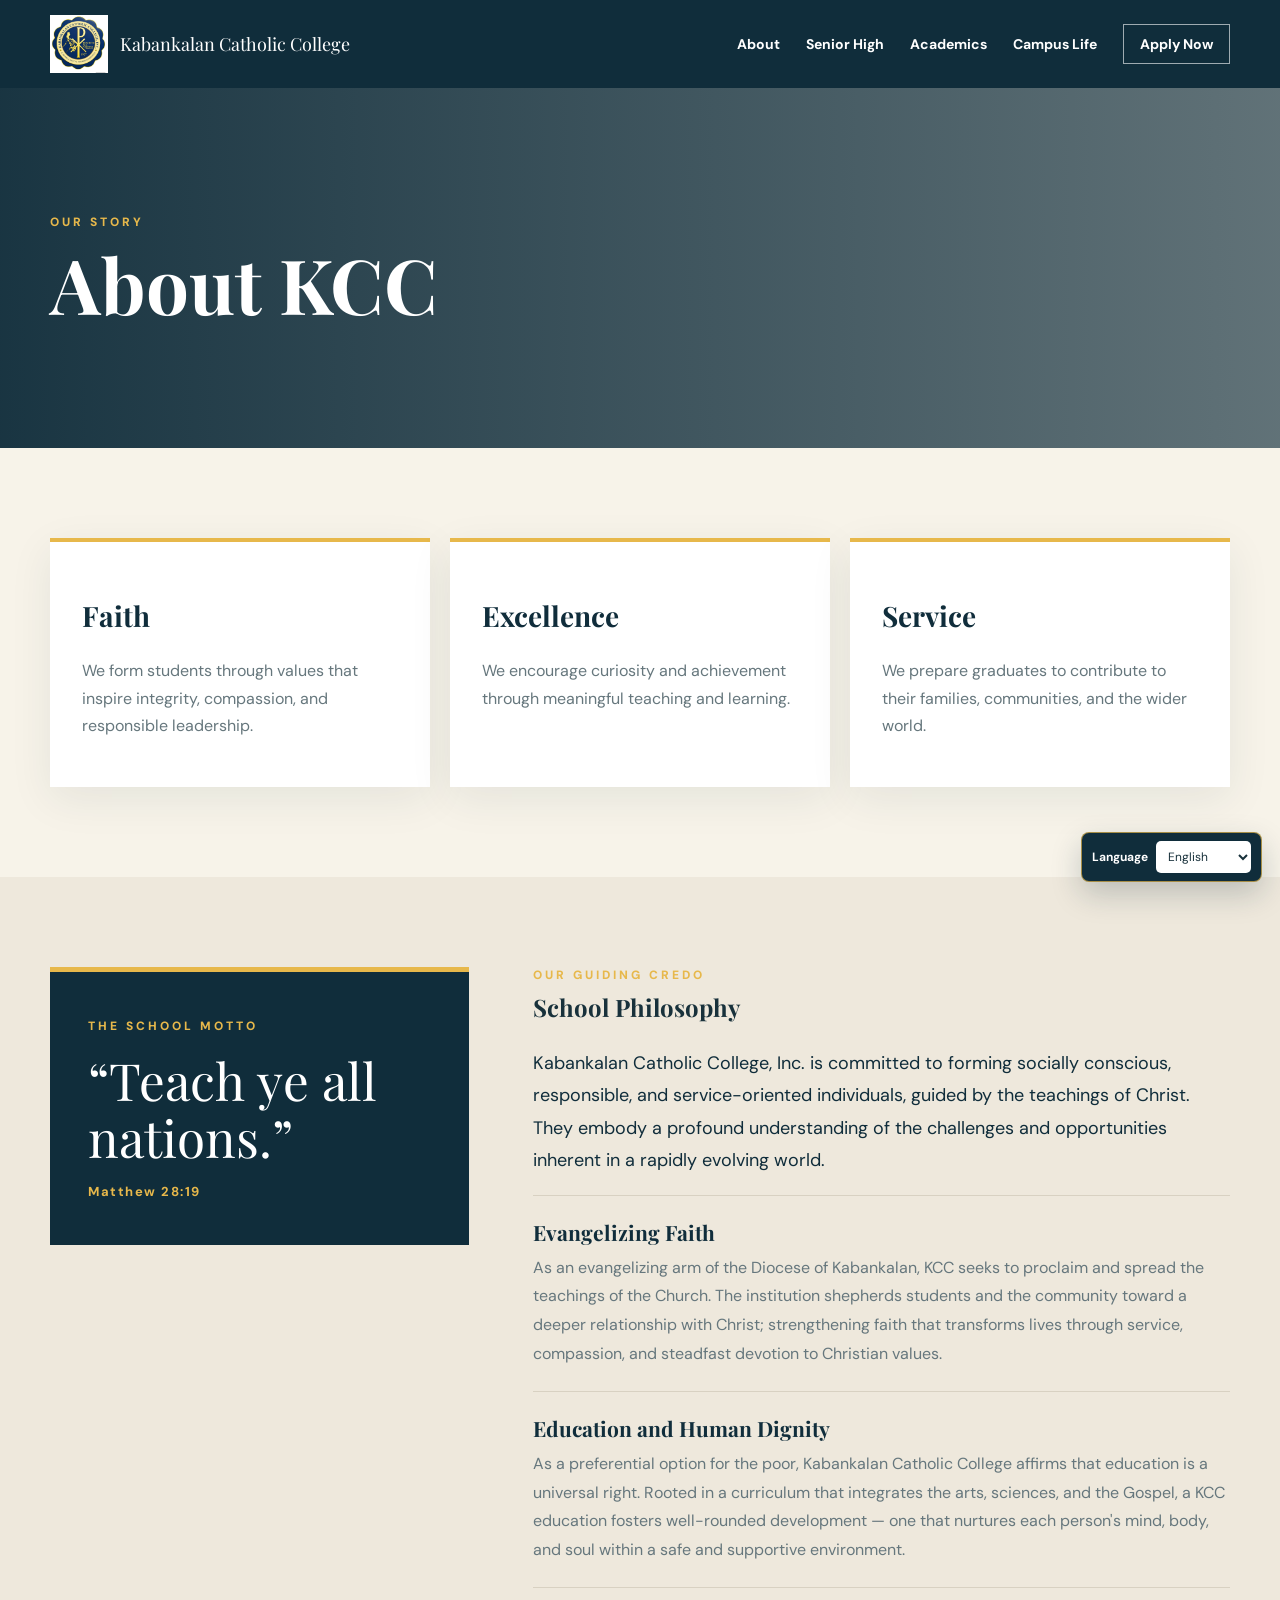
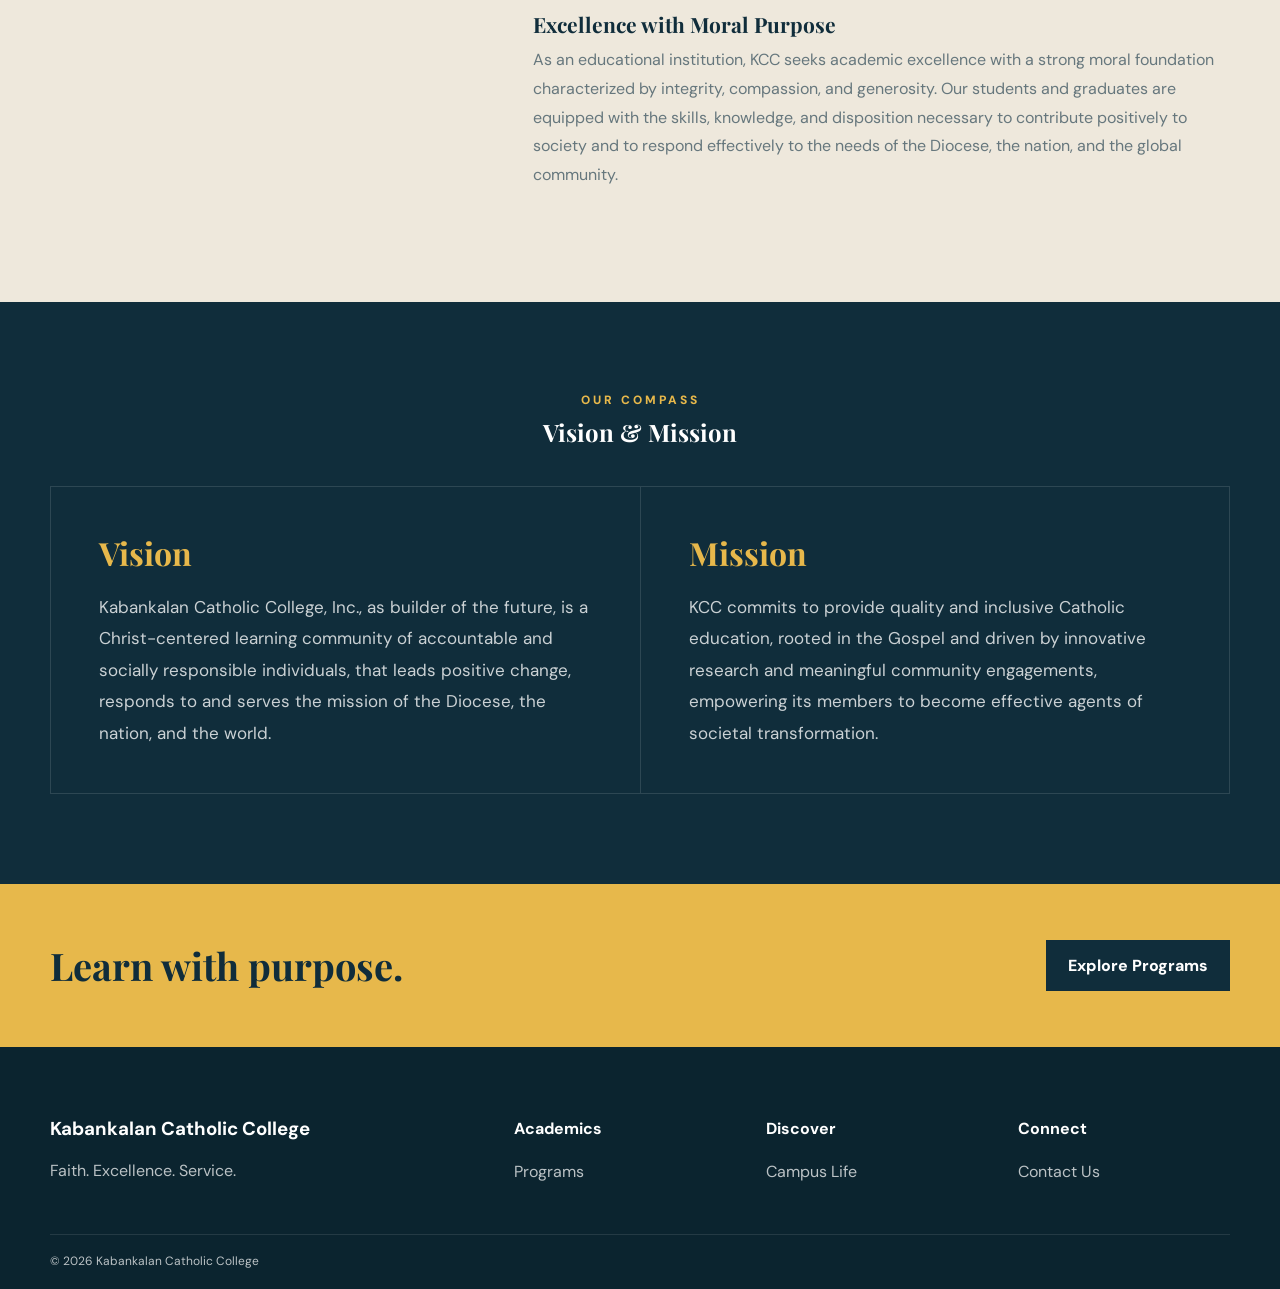
<file: about.html>
<!DOCTYPE html>
<html lang="en">
<head>
  <meta charset="UTF-8">
  <meta name="viewport" content="width=device-width, initial-scale=1.0">
  <title>About | Kabankalan Catholic College</title>
  <link rel="preconnect" href="https://fonts.googleapis.com">
  <link href="https://fonts.googleapis.com/css2?family=DM+Sans:wght400;600;700&family=Playfair+Display:wght@700&display=swap" rel="stylesheet">
  <link rel="stylesheet" href="assets/style.css">
  <style>
    .credo { background:#eee8dc; }
    .credo-grid { display:grid; grid-template-columns:.75fr 1.25fr; gap:64px; align-items:start; }
    .motto-card { background:var(--navy); color:white; padding:46px 38px; border-top:5px solid var(--gold); }
    .motto-card .kicker { margin-bottom:18px; }
    .motto-card blockquote { margin:0; font-family:"Playfair Display",serif; font-size:clamp(34px,4vw,52px); line-height:1.12; }
    .motto-card blockquote span { display:block; color:var(--gold); font-family:"DM Sans",sans-serif; font-size:13px; font-weight:700; letter-spacing:1.5px; margin-top:18px; }
    .philosophy h2 { margin:8px 0 24px; }
    .philosophy-intro { color:var(--navy); font-size:18px; line-height:1.8; }
    .principle { border-top:1px solid #d8d1c2; padding:22px 0; }
    .principle h3 { color:var(--navy); font-family:"Playfair Display",serif; font-size:21px; margin:0 0 8px; }
    .principle p { color:var(--muted); line-height:1.8; margin:0; }
    .compass { background:var(--navy); color:white; }
    .compass-heading { text-align:center; margin-bottom:38px; }
    .compass-heading h2 { color:white; margin:8px 0 0; }
    .compass-grid { display:grid; grid-template-columns:1fr 1fr; }
    .compass-card { min-height:290px; padding:44px 48px; border:1px solid rgba(255,255,255,.12); }
    .compass-card:first-child { border-right:0; }
    .compass-card h3 { color:var(--gold); font-family:"Playfair Display",serif; font-size:32px; margin:0 0 18px; }
    .compass-card p { color:rgba(255,255,255,.78); font-size:17px; line-height:1.85; margin:0; }
    @media(max-width:800px){.credo-grid,.compass-grid{grid-template-columns:1fr;gap:32px}.compass-card{padding:38px 28px}.compass-card:first-child{border-right:1px solid rgba(255,255,255,.12);border-bottom:0}}
  </style>
</head>
<body>
  <header>
    <nav class="shell" aria-label="Main navigation">
      <a class="brand" href="index.html"><span class="seal"><img src="assets/kcc-logo.png" alt="Kabankalan Catholic College logo"></span><span>Kabankalan Catholic College</span></a>
      <button class="menu" aria-label="Open menu" aria-expanded="false">☰</button>
      <div class="nav-links"><a href="about.html">About</a><a href="senior-high.html">Senior High</a><a href="courses.html">Academics</a><a href="events.html">Campus Life</a><a class="apply" href="index.html#apply">Apply Now</a></div>
    </nav>
  </header>
  <main>
    <section class="page-hero"><div class="shell"><div class="kicker">Our Story</div><h1>About KCC</h1></div></section>
    <section class="content"><div class="shell card-grid">
      <article class="card"><h2>Faith</h2><p>We form students through values that inspire integrity, compassion, and responsible leadership.</p></article>
      <article class="card"><h2>Excellence</h2><p>We encourage curiosity and achievement through meaningful teaching and learning.</p></article>
      <article class="card"><h2>Service</h2><p>We prepare graduates to contribute to their families, communities, and the wider world.</p></article>
    </div></section>
    <section class="credo content">
      <div class="shell credo-grid">
        <aside class="motto-card">
          <div class="kicker">The School Motto</div>
          <blockquote>“Teach ye all nations.”<span>Matthew 28:19</span></blockquote>
        </aside>
        <div class="philosophy">
          <div class="kicker">Our Guiding Credo</div>
          <h2>School Philosophy</h2>
          <p class="philosophy-intro">Kabankalan Catholic College, Inc. is committed to forming socially conscious, responsible, and service-oriented individuals, guided by the teachings of Christ. They embody a profound understanding of the challenges and opportunities inherent in a rapidly evolving world.</p>
          <div class="principle">
            <h3>Evangelizing Faith</h3>
            <p>As an evangelizing arm of the Diocese of Kabankalan, KCC seeks to proclaim and spread the teachings of the Church. The institution shepherds students and the community toward a deeper relationship with Christ; strengthening faith that transforms lives through service, compassion, and steadfast devotion to Christian values.</p>
          </div>
          <div class="principle">
            <h3>Education and Human Dignity</h3>
            <p>As a preferential option for the poor, Kabankalan Catholic College affirms that education is a universal right. Rooted in a curriculum that integrates the arts, sciences, and the Gospel, a KCC education fosters well-rounded development — one that nurtures each person's mind, body, and soul within a safe and supportive environment.</p>
          </div>
          <div class="principle">
            <h3>Excellence with Moral Purpose</h3>
            <p>As an educational institution, KCC seeks academic excellence with a strong moral foundation characterized by integrity, compassion, and generosity. Our students and graduates are equipped with the skills, knowledge, and disposition necessary to contribute positively to society and to respond effectively to the needs of the Diocese, the nation, and the global community.</p>
          </div>
        </div>
      </div>
    </section>
    <section class="compass content">
      <div class="shell">
        <div class="compass-heading">
          <div class="kicker">Our Compass</div>
          <h2>Vision &amp; Mission</h2>
        </div>
        <div class="compass-grid">
          <article class="compass-card">
            <h3>Vision</h3>
            <p>Kabankalan Catholic College, Inc., as builder of the future, is a Christ-centered learning community of accountable and socially responsible individuals, that leads positive change, responds to and serves the mission of the Diocese, the nation, and the world.</p>
          </article>
          <article class="compass-card">
            <h3>Mission</h3>
            <p>KCC commits to provide quality and inclusive Catholic education, rooted in the Gospel and driven by innovative research and meaningful community engagements, empowering its members to become effective agents of societal transformation.</p>
          </article>
        </div>
      </div>
    </section>
    <section class="cta"><div class="shell"><h2>Learn with purpose.</h2><a class="button" href="courses.html">Explore Programs</a></div></section>
  </main>
  <footer><div class="shell"><div class="footer-grid"><div><h3>Kabankalan Catholic College</h3><p>Faith. Excellence. Service.</p></div><div><h4>Academics</h4><p>Programs</p></div><div><h4>Discover</h4><p>Campus Life</p></div><div><h4>Connect</h4><p>Contact Us</p></div></div><div class="copyright">© 2026 Kabankalan Catholic College</div></div></footer>
  <script src="assets/script.js"></script>
</body>
</html>
</file>
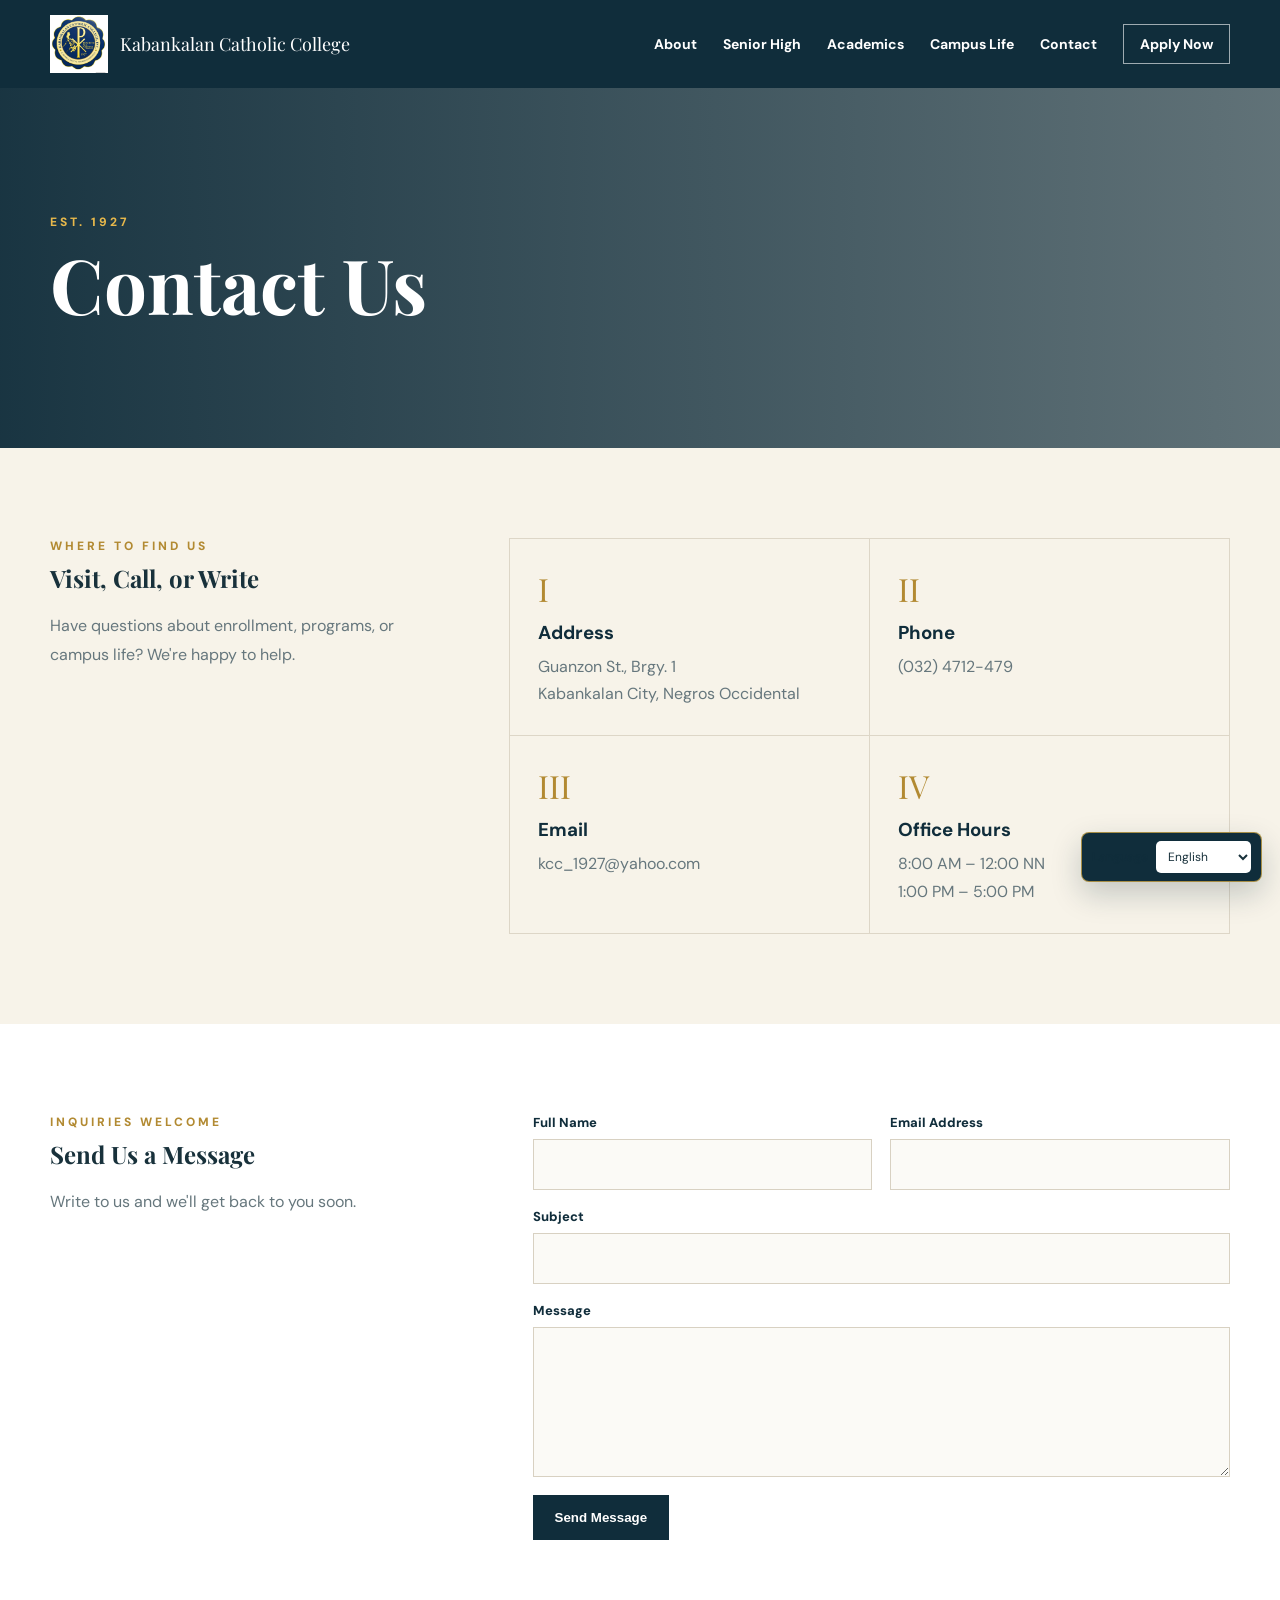
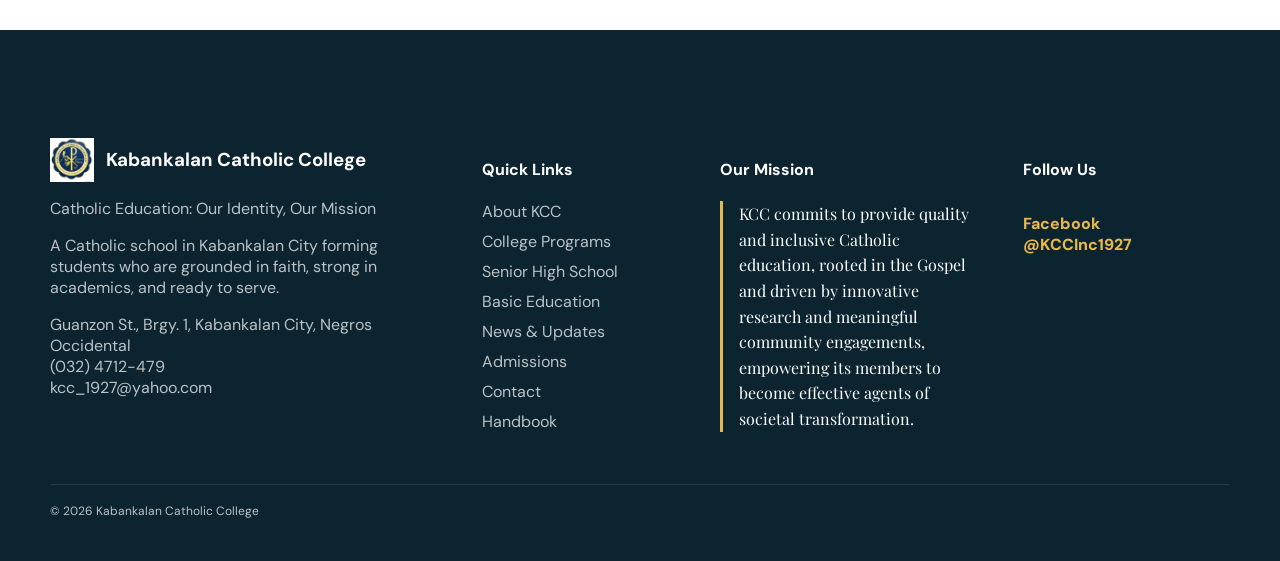
<file: contact.html>
<!DOCTYPE html>
<html lang="en">
<head>
  <meta charset="UTF-8">
  <meta name="viewport" content="width=device-width,initial-scale=1">
  <title>Contact Us | Kabankalan Catholic College</title>
  <link rel="preconnect" href="https://fonts.googleapis.com">
  <link href="https://fonts.googleapis.com/css2?family=DM+Sans:wght400;600;700&family=Playfair+Display:wght@700&display=swap" rel="stylesheet">
  <link rel="stylesheet" href="assets/style.css">
  <style>
    .contact-intro { display:grid; grid-template-columns:.7fr 1.3fr; gap:70px; align-items:start; }
    .contact-heading h2 { margin:8px 0 18px; }
    .contact-heading p { color:var(--muted); line-height:1.8; }
    .contact-grid { display:grid; grid-template-columns:repeat(2,1fr); border-top:1px solid #ddd6c7; border-left:1px solid #ddd6c7; }
    .contact-card { min-height:180px; padding:28px; border-right:1px solid #ddd6c7; border-bottom:1px solid #ddd6c7; }
    .contact-card span { color:#b28a32; font-family:"Playfair Display",serif; font-size:32px; }
    .contact-card h3 { color:var(--navy); margin:10px 0 8px; }
    .contact-card p { color:var(--muted); line-height:1.7; margin:0; }
    .message-section { background:white; }
    .message-grid { display:grid; grid-template-columns:.75fr 1.25fr; gap:64px; }
    .message-copy h2 { margin:8px 0 18px; }
    .message-copy p { color:var(--muted); line-height:1.8; }
    .contact-form { display:grid; grid-template-columns:1fr 1fr; gap:18px; }
    .field { display:flex; flex-direction:column; gap:8px; }
    .field.full { grid-column:1/-1; }
    label { color:var(--navy); font-size:13px; font-weight:800; }
    input,textarea { width:100%; border:1px solid #d8d1c2; background:#fbfaf6; padding:14px 16px; font:inherit; color:var(--ink); }
    textarea { min-height:150px; resize:vertical; }
    .contact-form .button { border:0; cursor:pointer; justify-self:start; }
    .site-footer { background:#0b242f; color:rgba(255,255,255,.72); }
    .site-footer-grid { display:grid; grid-template-columns:1.5fr .75fr 1fr .8fr; gap:44px; }
    .site-footer h3,.site-footer h4 { color:white; }
    .footer-brand { display:flex; align-items:center; gap:12px; }
    .footer-brand img { width:44px; height:44px; object-fit:contain; }
    .footer-brand h3 { margin:0; }
    .site-footer ul { list-style:none; padding:0; margin:0; }
    .site-footer li { margin:9px 0; }
    .mission-quote { color:white; border-left:3px solid var(--gold); padding-left:16px; font-family:"Playfair Display",serif; line-height:1.6; }
    .facebook-link { display:inline-block; margin-top:12px; color:var(--gold); font-weight:800; }
    @media(max-width:800px){
      .contact-intro,.message-grid,.site-footer-grid{grid-template-columns:1fr}
      .contact-grid{grid-template-columns:1fr}
      .contact-form{grid-template-columns:1fr}
      .field.full{grid-column:auto}
    }
  </style>
</head>
<body>
  <header>
    <nav class="shell">
      <a class="brand" href="index.html"><span class="seal"><img src="assets/kcc-logo.png" alt="Kabankalan Catholic College logo"></span><span>Kabankalan Catholic College</span></a>
      <button class="menu" aria-label="Open menu" aria-expanded="false">☰</button>
      <div class="nav-links"><a href="about.html">About</a><a href="senior-high.html">Senior High</a><a href="courses.html">Academics</a><a href="events.html">Campus Life</a><a href="contact.html">Contact</a><a class="apply" href="https://kcc.wela.ph/" target="_blank" rel="noopener noreferrer">Apply Now</a></div>
    </nav>
  </header>
  <main>
    <section class="page-hero"><div class="shell"><div class="kicker">Est. 1927</div><h1>Contact Us</h1></div></section>

    <section class="content">
      <div class="shell contact-intro">
        <div class="contact-heading">
          <div class="kicker" style="color:#b28a32">Where to Find Us</div>
          <h2>Visit, Call, or Write</h2>
          <p>Have questions about enrollment, programs, or campus life? We're happy to help.</p>
        </div>
        <div class="contact-grid">
          <article class="contact-card"><span>I</span><h3>Address</h3><p>Guanzon St., Brgy. 1<br>Kabankalan City, Negros Occidental</p></article>
          <article class="contact-card"><span>II</span><h3>Phone</h3><p><a href="tel:+63324712479">(032) 4712-479</a></p></article>
          <article class="contact-card"><span>III</span><h3>Email</h3><p><a href="mailto:kcc_1927@yahoo.com">kcc_1927@yahoo.com</a></p></article>
          <article class="contact-card"><span>IV</span><h3>Office Hours</h3><p>8:00 AM – 12:00 NN<br>1:00 PM – 5:00 PM</p></article>
        </div>
      </div>
    </section>

    <section class="message-section content">
      <div class="shell message-grid">
        <div class="message-copy"><div class="kicker" style="color:#b28a32">Inquiries Welcome</div><h2>Send Us a Message</h2><p>Write to us and we'll get back to you soon.</p></div>
        <form class="contact-form" action="#" method="post">
          <div class="field"><label for="name">Full Name</label><input id="name" name="name" type="text" required></div>
          <div class="field"><label for="email">Email Address</label><input id="email" name="email" type="email" required></div>
          <div class="field full"><label for="subject">Subject</label><input id="subject" name="subject" type="text" required></div>
          <div class="field full"><label for="message">Message</label><textarea id="message" name="message" required></textarea></div>
          <button class="button full" type="submit">Send Message</button>
        </form>
      </div>
    </section>
  </main>
  <footer class="site-footer">
    <div class="shell" style="padding:58px 0 22px">
      <div class="site-footer-grid">
        <div>
          <a class="footer-brand" href="index.html"><img src="assets/kcc-logo.png" alt="KCC logo"><h3>Kabankalan Catholic College</h3></a>
          <p>Catholic Education: Our Identity, Our Mission</p>
          <p>A Catholic school in Kabankalan City forming students who are grounded in faith, strong in academics, and ready to serve.</p>
          <p>Guanzon St., Brgy. 1, Kabankalan City, Negros Occidental<br>(032) 4712-479<br>kcc_1927@yahoo.com</p>
        </div>
        <div><h4>Quick Links</h4><ul><li><a href="about.html">About KCC</a></li><li><a href="courses.html">College Programs</a></li><li><a href="senior-high.html">Senior High School</a></li><li><a href="https://kcc.edu.ph/basic-education">Basic Education</a></li><li><a href="#">News & Updates</a></li><li><a href="https://kcc.wela.ph/" target="_blank" rel="noopener noreferrer">Admissions</a></li><li><a href="contact.html">Contact</a></li><li><a href="#">Handbook</a></li></ul></div>
        <div><h4>Our Mission</h4><p class="mission-quote">KCC commits to provide quality and inclusive Catholic education, rooted in the Gospel and driven by innovative research and meaningful community engagements, empowering its members to become effective agents of societal transformation.</p></div>
        <div><h4>Follow Us</h4><a class="facebook-link" href="https://www.facebook.com/KCCInc1927" target="_blank" rel="noopener noreferrer">Facebook<br>@KCCInc1927</a></div>
      </div>
      <div class="copyright">© 2026 Kabankalan Catholic College</div>
    </div>
  </footer>
  <script src="assets/script.js"></script>
</body>
</html>
</file>
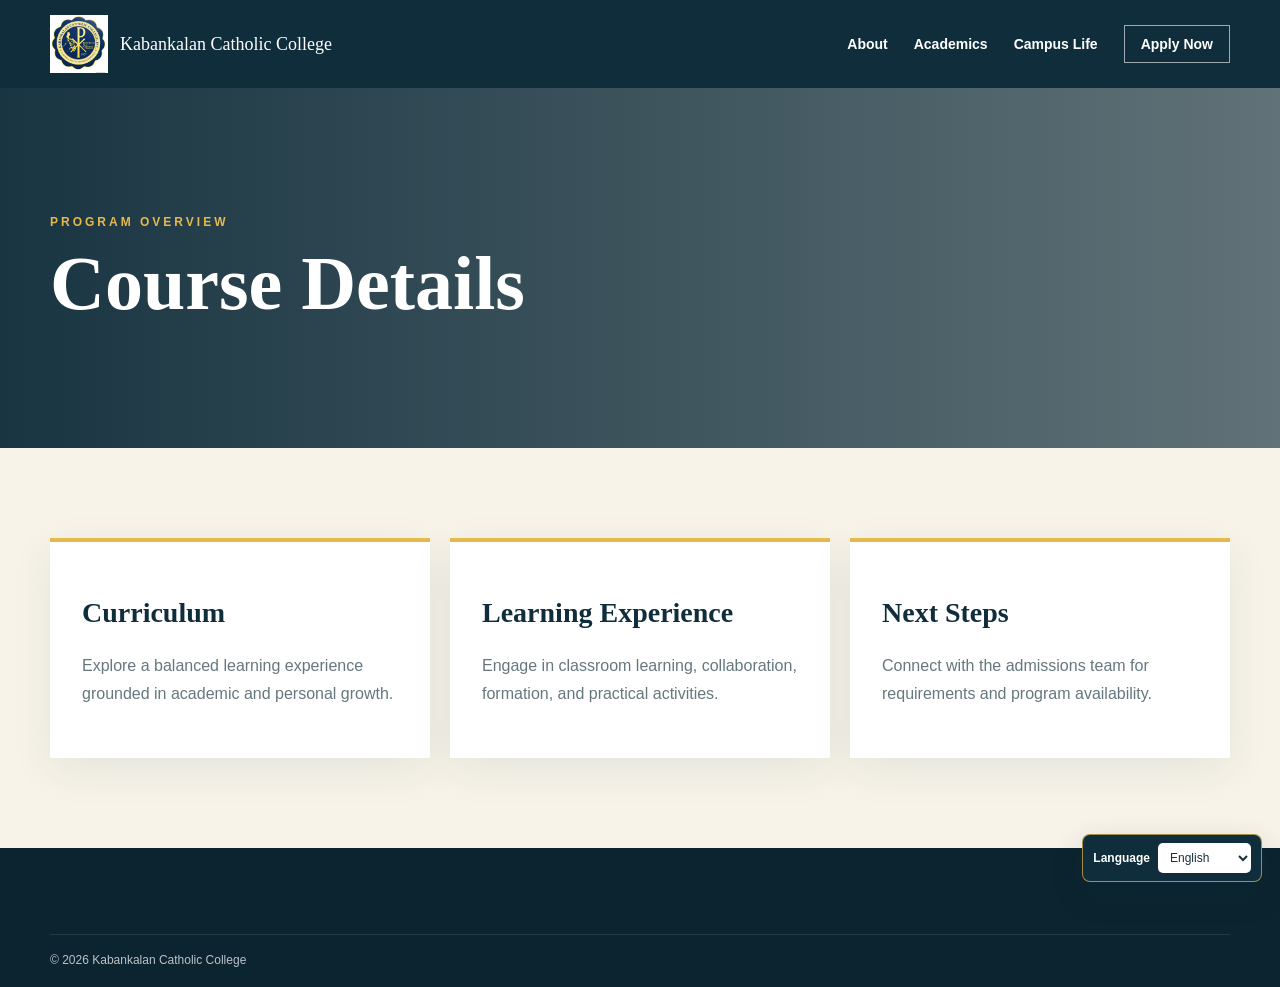
<file: course-details.html>
<!DOCTYPE html>
<html lang="en">
<head><meta charset="UTF-8"><meta name="viewport" content="width=device-width,initial-scale=1"><title>Program Details | Kabankalan Catholic College</title><link rel="stylesheet" href="assets/style.css"></head>
<body>
  <header><nav class="shell"><a class="brand" href="index.html"><span class="seal"><img src="assets/kcc-logo.png" alt="Kabankalan Catholic College logo"></span><span>Kabankalan Catholic College</span></a><button class="menu" aria-label="Open menu" aria-expanded="false">☰</button><div class="nav-links"><a href="about.html">About</a><a href="courses.html">Academics</a><a href="events.html">Campus Life</a><a class="apply" href="index.html#apply">Apply Now</a></div></nav></header>
  <main><section class="page-hero"><div class="shell"><div class="kicker">Program Overview</div><h1>Course Details</h1></div></section><section class="content"><div class="shell card-grid">
    <article class="card"><h2>Curriculum</h2><p>Explore a balanced learning experience grounded in academic and personal growth.</p></article>
    <article class="card"><h2>Learning Experience</h2><p>Engage in classroom learning, collaboration, formation, and practical activities.</p></article>
    <article class="card"><h2>Next Steps</h2><p>Connect with the admissions team for requirements and program availability.</p></article>
  </div></section></main>
  <footer><div class="shell"><div class="copyright">© 2026 Kabankalan Catholic College</div></div></footer>
  <script src="assets/script.js"></script>
</body>
</html>
</file>
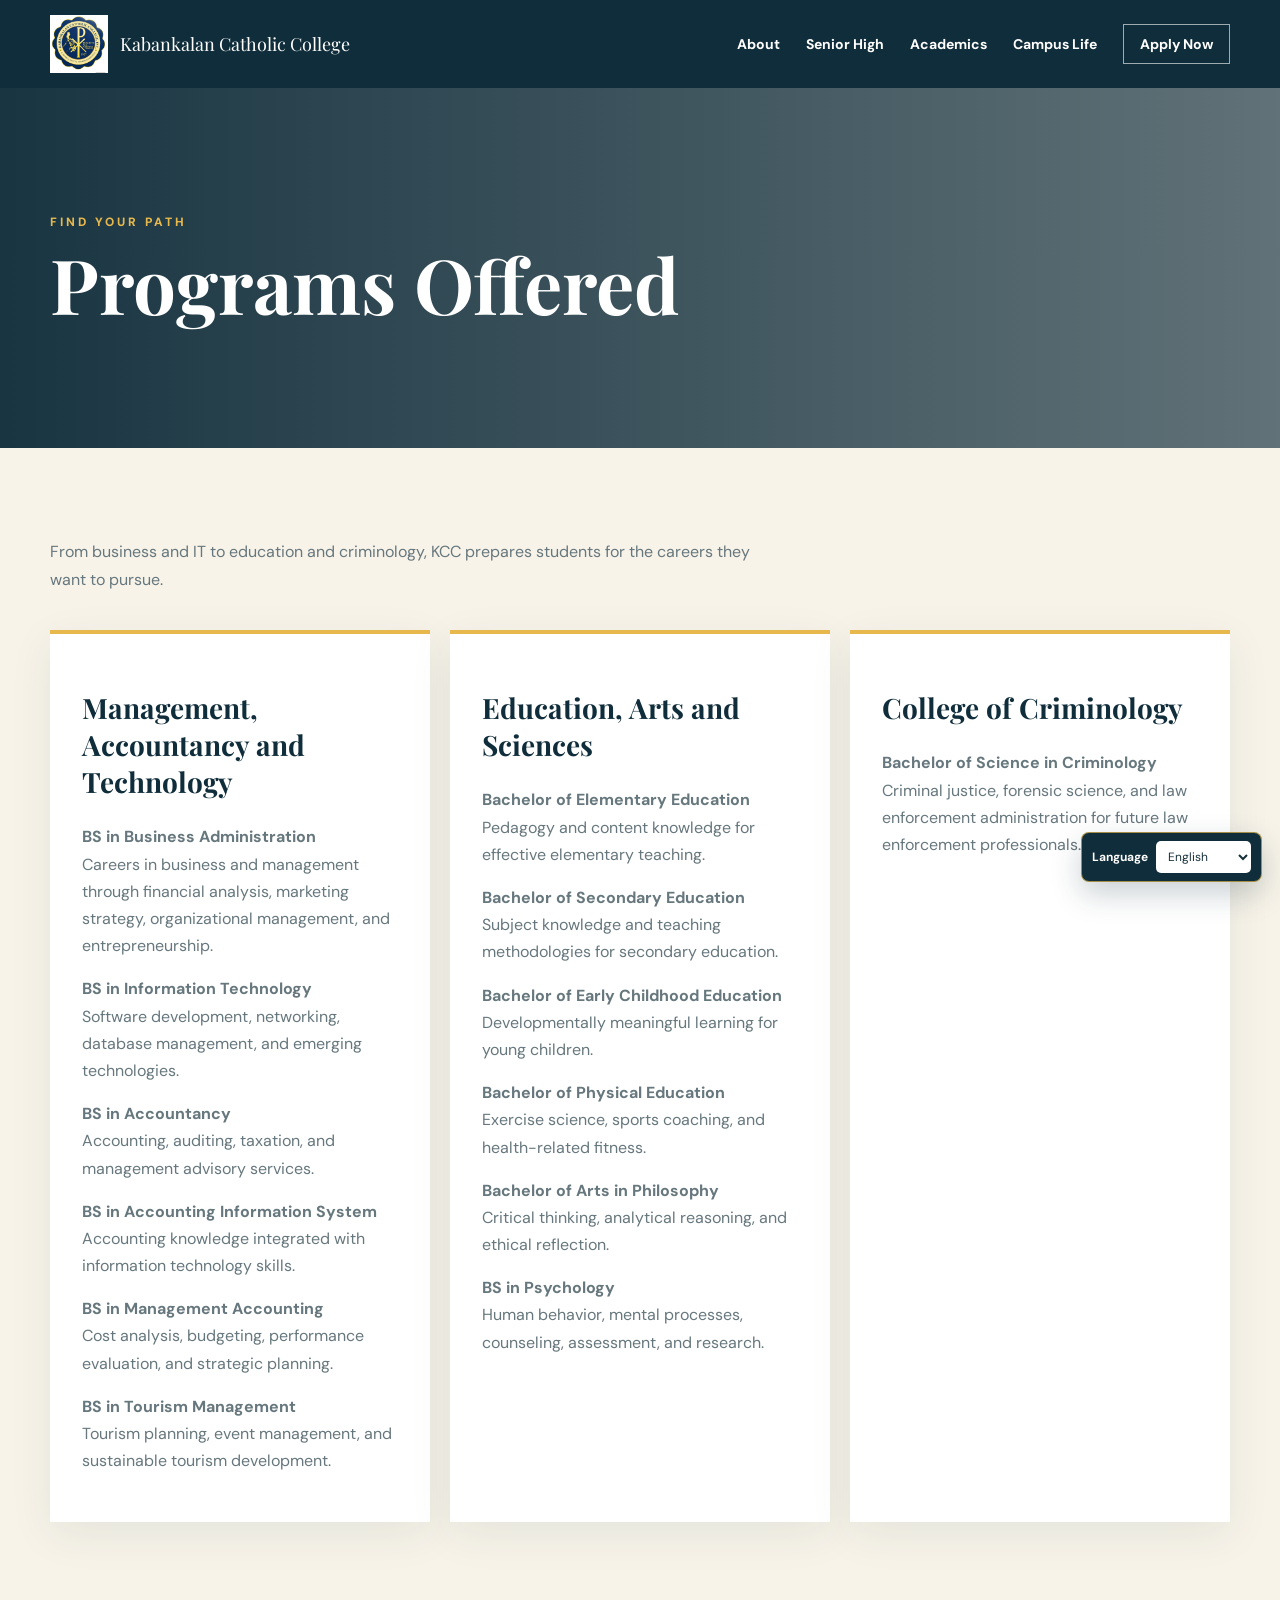
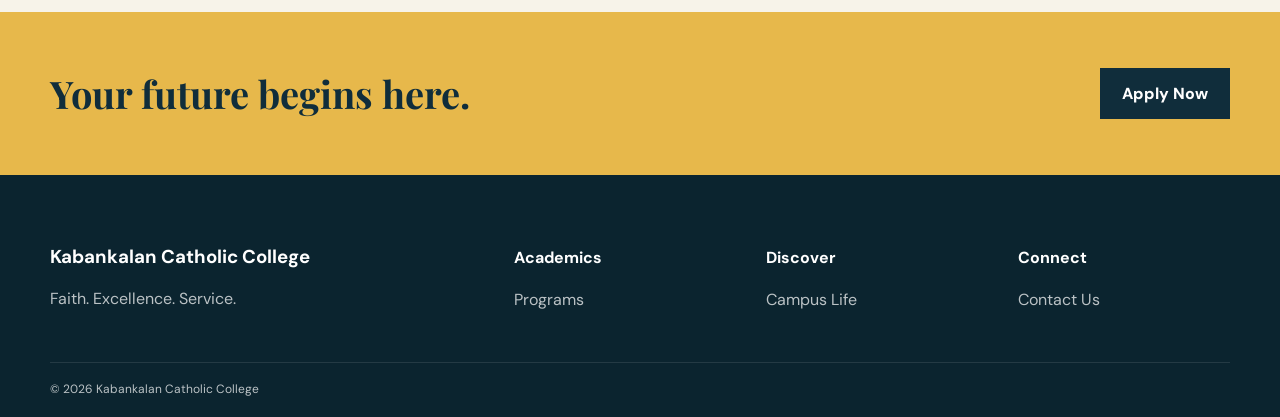
<file: courses.html>
<!DOCTYPE html>
<html lang="en">
<head><meta charset="UTF-8"><meta name="viewport" content="width=device-width,initial-scale=1"><title>Academic Programs | Kabankalan Catholic College</title><link rel="preconnect" href="https://fonts.googleapis.com"><link href="https://fonts.googleapis.com/css2?family=DM+Sans:wght400;600;700&family=Playfair+Display:wght@700&display=swap" rel="stylesheet"><link rel="stylesheet" href="assets/style.css"><style>@media(max-width:800px){.program-card-grid{grid-template-columns:1fr!important}}</style></head>
<body>
  <header><nav class="shell"><a class="brand" href="index.html"><span class="seal"><img src="assets/kcc-logo.png" alt="Kabankalan Catholic College logo"></span><span>Kabankalan Catholic College</span></a><button class="menu" aria-label="Open menu" aria-expanded="false">☰</button><div class="nav-links"><a href="about.html">About</a><a href="senior-high.html">Senior High</a><a href="courses.html">Academics</a><a href="events.html">Campus Life</a><a class="apply" href="index.html#apply">Apply Now</a></div></nav></header>
  <main><section class="page-hero"><div class="shell"><div class="kicker">Find Your Path</div><h1>Programs Offered</h1></div></section><section class="content"><div class="shell">
    <p style="max-width:700px;margin:0 0 36px;color:var(--muted);line-height:1.75">From business and IT to education and criminology, KCC prepares students for the careers they want to pursue.</p>
    <div class="card-grid program-card-grid" style="grid-template-columns:repeat(3,1fr)">
      <article class="card"><h2>Management, Accountancy and Technology</h2><p><strong>BS in Business Administration</strong><br>Careers in business and management through financial analysis, marketing strategy, organizational management, and entrepreneurship.</p><p><strong>BS in Information Technology</strong><br>Software development, networking, database management, and emerging technologies.</p><p><strong>BS in Accountancy</strong><br>Accounting, auditing, taxation, and management advisory services.</p><p><strong>BS in Accounting Information System</strong><br>Accounting knowledge integrated with information technology skills.</p><p><strong>BS in Management Accounting</strong><br>Cost analysis, budgeting, performance evaluation, and strategic planning.</p><p><strong>BS in Tourism Management</strong><br>Tourism planning, event management, and sustainable tourism development.</p></article>
      <article class="card"><h2>Education, Arts and Sciences</h2><p><strong>Bachelor of Elementary Education</strong><br>Pedagogy and content knowledge for effective elementary teaching.</p><p><strong>Bachelor of Secondary Education</strong><br>Subject knowledge and teaching methodologies for secondary education.</p><p><strong>Bachelor of Early Childhood Education</strong><br>Developmentally meaningful learning for young children.</p><p><strong>Bachelor of Physical Education</strong><br>Exercise science, sports coaching, and health-related fitness.</p><p><strong>Bachelor of Arts in Philosophy</strong><br>Critical thinking, analytical reasoning, and ethical reflection.</p><p><strong>BS in Psychology</strong><br>Human behavior, mental processes, counseling, assessment, and research.</p></article>
      <article class="card"><h2>College of Criminology</h2><p><strong>Bachelor of Science in Criminology</strong><br>Criminal justice, forensic science, and law enforcement administration for future law enforcement professionals.</p></article>
    </div>
  </div></section><section class="cta"><div class="shell"><h2>Your future begins here.</h2><a class="button" href="index.html#apply">Apply Now</a></div></section></main>
  <footer><div class="shell"><div class="footer-grid"><div><h3>Kabankalan Catholic College</h3><p>Faith. Excellence. Service.</p></div><div><h4>Academics</h4><p>Programs</p></div><div><h4>Discover</h4><p>Campus Life</p></div><div><h4>Connect</h4><p>Contact Us</p></div></div><div class="copyright">© 2026 Kabankalan Catholic College</div></div></footer>
  <script src="assets/script.js"></script>
</body>
</html>
</file>
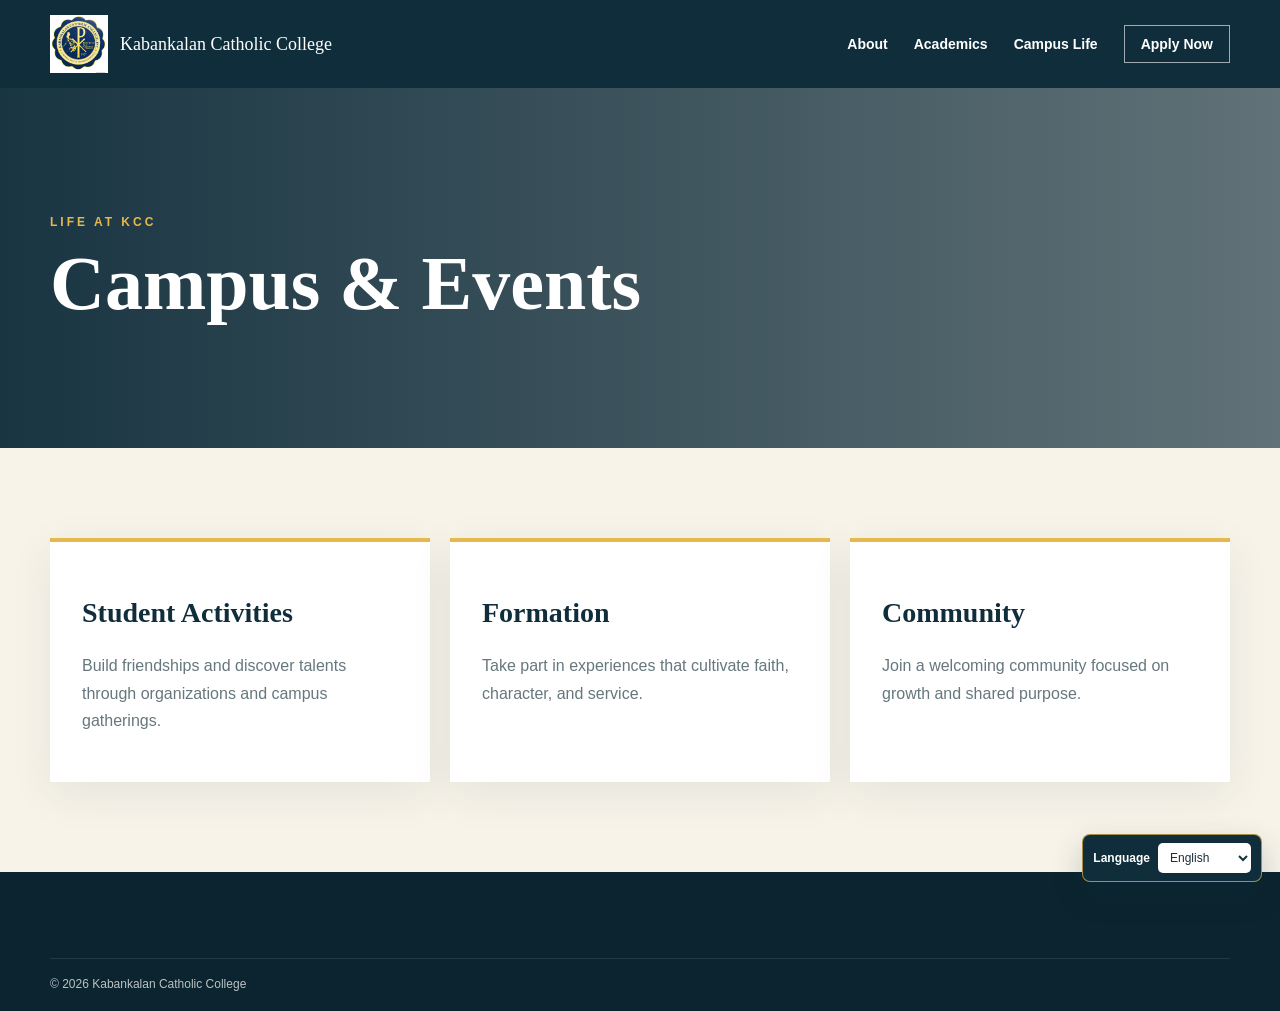
<file: events.html>
<!DOCTYPE html>
<html lang="en">
<head><meta charset="UTF-8"><meta name="viewport" content="width=device-width,initial-scale=1"><title>Campus Life | Kabankalan Catholic College</title><link rel="stylesheet" href="assets/style.css"></head>
<body>
  <header><nav class="shell"><a class="brand" href="index.html"><span class="seal"><img src="assets/kcc-logo.png" alt="Kabankalan Catholic College logo"></span><span>Kabankalan Catholic College</span></a><button class="menu" aria-label="Open menu" aria-expanded="false">☰</button><div class="nav-links"><a href="about.html">About</a><a href="courses.html">Academics</a><a href="events.html">Campus Life</a><a class="apply" href="index.html#apply">Apply Now</a></div></nav></header>
  <main><section class="page-hero"><div class="shell"><div class="kicker">Life at KCC</div><h1>Campus & Events</h1></div></section><section class="content"><div class="shell card-grid">
    <article class="card"><h2>Student Activities</h2><p>Build friendships and discover talents through organizations and campus gatherings.</p></article>
    <article class="card"><h2>Formation</h2><p>Take part in experiences that cultivate faith, character, and service.</p></article>
    <article class="card"><h2>Community</h2><p>Join a welcoming community focused on growth and shared purpose.</p></article>
  </div></section></main>
  <footer><div class="shell"><div class="copyright">© 2026 Kabankalan Catholic College</div></div></footer>
  <script src="assets/script.js"></script>
</body>
</html>
</file>
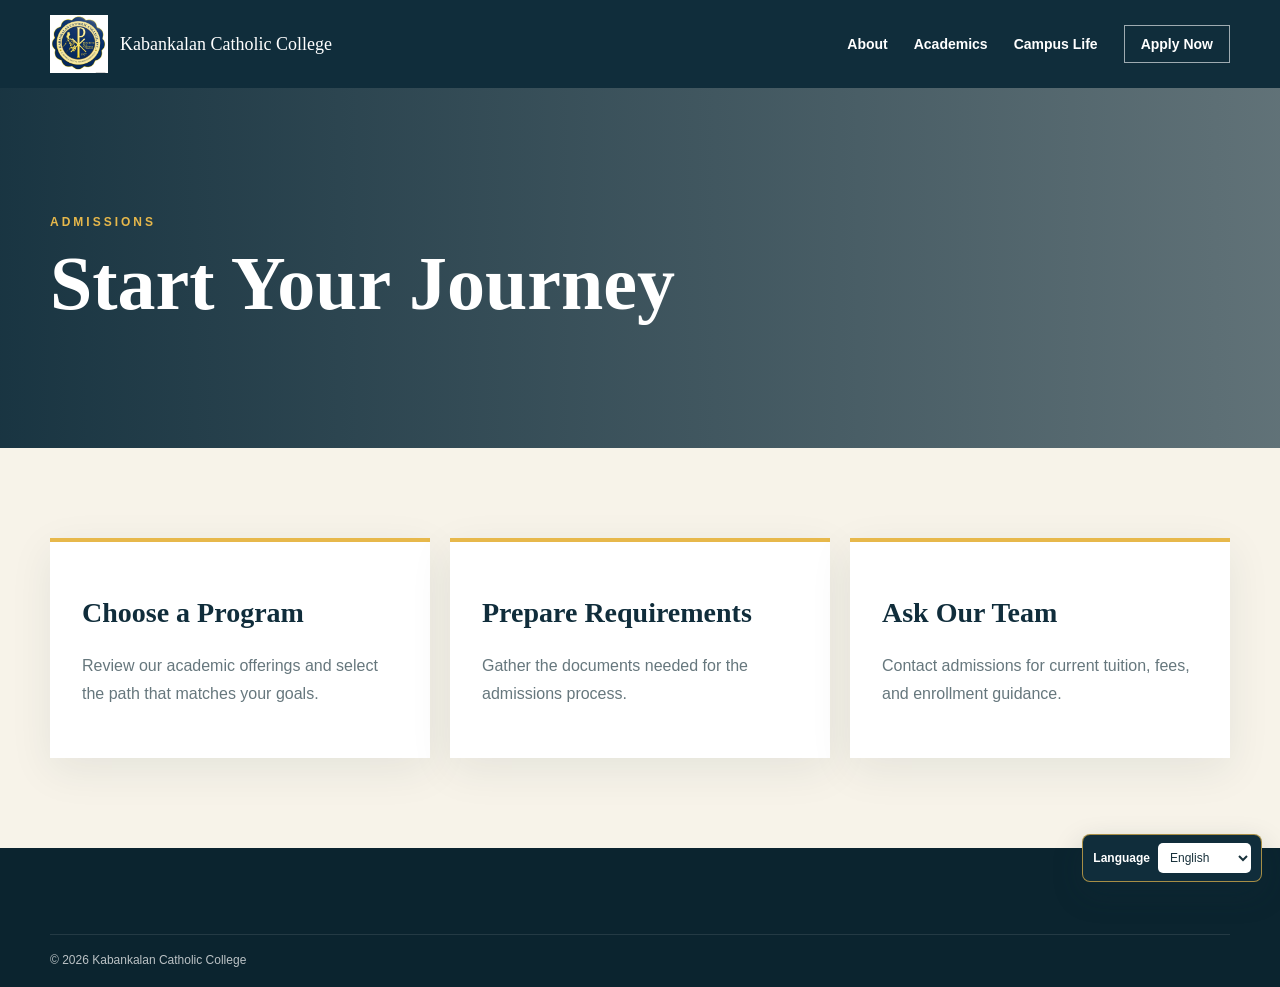
<file: pricing.html>
<!DOCTYPE html>
<html lang="en">
<head><meta charset="UTF-8"><meta name="viewport" content="width=device-width,initial-scale=1"><title>Admissions & Fees | Kabankalan Catholic College</title><link rel="stylesheet" href="assets/style.css"></head>
<body>
  <header><nav class="shell"><a class="brand" href="index.html"><span class="seal"><img src="assets/kcc-logo.png" alt="Kabankalan Catholic College logo"></span><span>Kabankalan Catholic College</span></a><button class="menu" aria-label="Open menu" aria-expanded="false">☰</button><div class="nav-links"><a href="about.html">About</a><a href="courses.html">Academics</a><a href="events.html">Campus Life</a><a class="apply" href="index.html#apply">Apply Now</a></div></nav></header>
  <main><section class="page-hero"><div class="shell"><div class="kicker">Admissions</div><h1>Start Your Journey</h1></div></section><section class="content"><div class="shell card-grid">
    <article class="card"><h2>Choose a Program</h2><p>Review our academic offerings and select the path that matches your goals.</p></article>
    <article class="card"><h2>Prepare Requirements</h2><p>Gather the documents needed for the admissions process.</p></article>
    <article class="card"><h2>Ask Our Team</h2><p>Contact admissions for current tuition, fees, and enrollment guidance.</p></article>
  </div></section></main>
  <footer><div class="shell"><div class="copyright">© 2026 Kabankalan Catholic College</div></div></footer>
  <script src="assets/script.js"></script>
</body>
</html>
</file>
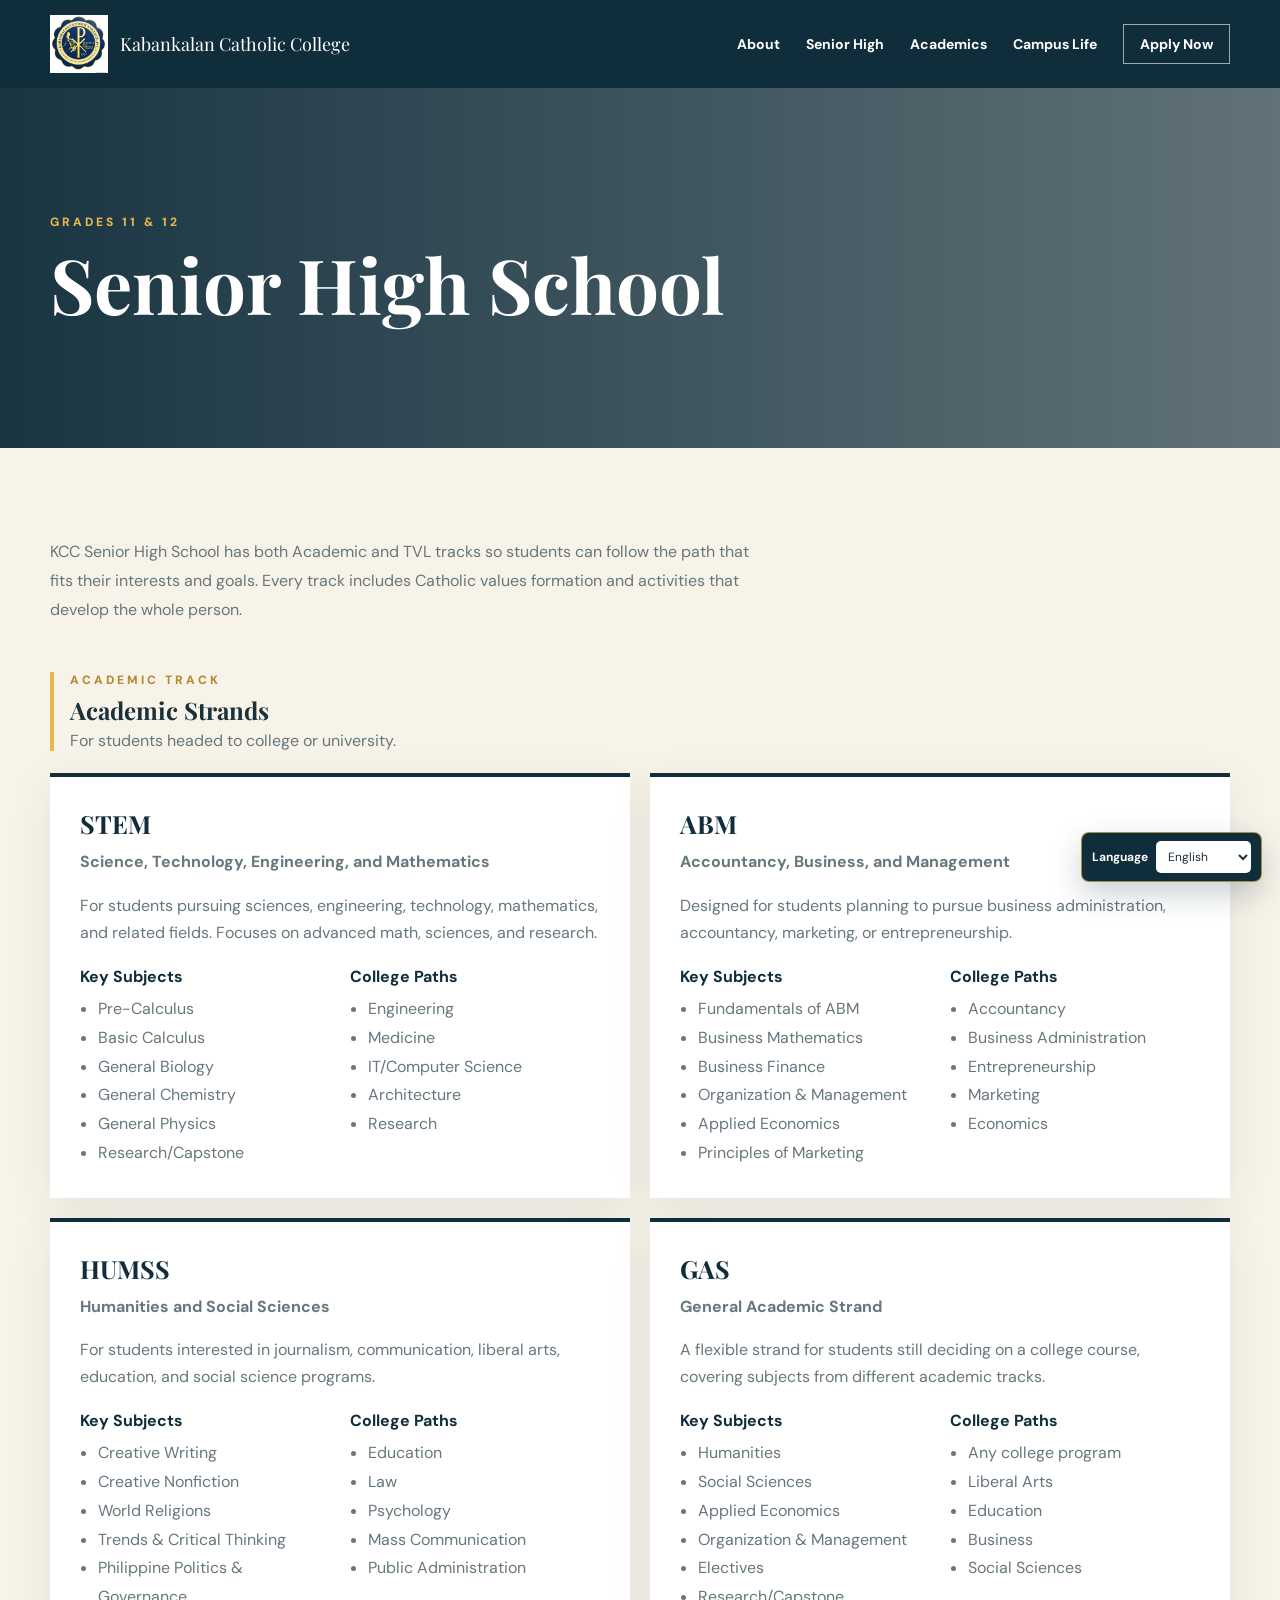
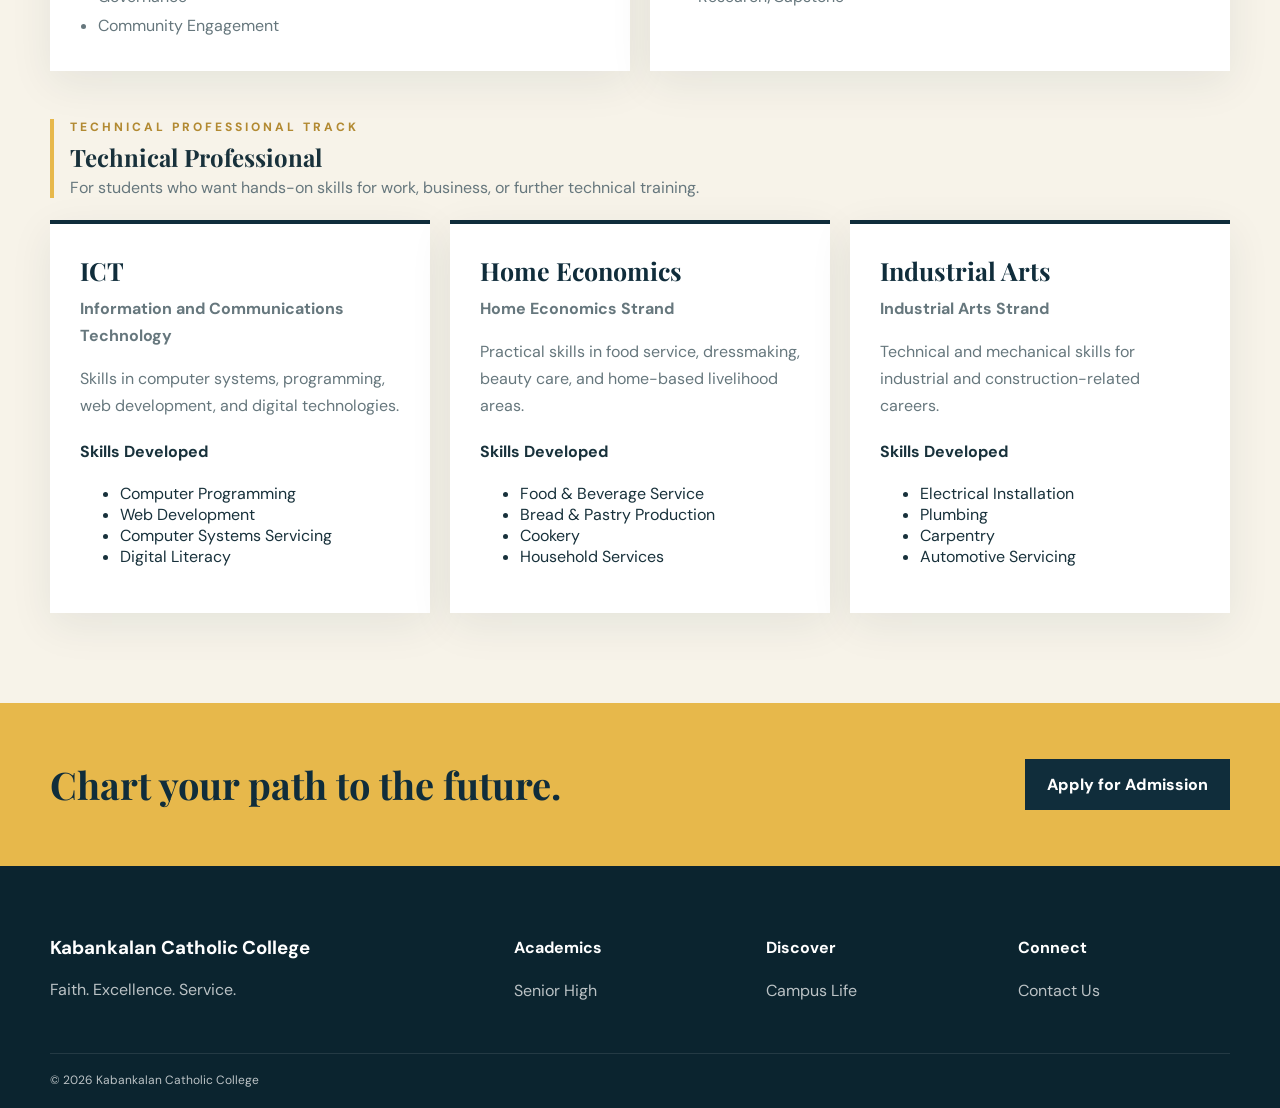
<file: senior-high.html>
<!DOCTYPE html>
<html lang="en">
<head>
  <meta charset="UTF-8">
  <meta name="viewport" content="width=device-width,initial-scale=1">
  <title>Senior High School | Kabankalan Catholic College</title>
  <link rel="preconnect" href="https://fonts.googleapis.com">
  <link href="https://fonts.googleapis.com/css2?family=DM+Sans:wght400;600;700&family=Playfair+Display:wght@700&display=swap" rel="stylesheet">
  <link rel="stylesheet" href="assets/style.css">
  <style>
    .shs-lead { max-width:720px; color:var(--muted); line-height:1.8; margin:0 0 36px; }
    .track-heading { border-left:4px solid var(--gold); padding-left:16px; margin:48px 0 22px; }
    .track-heading h2 { margin:6px 0 4px; }
    .track-heading p { color:var(--muted); margin:0; }
    .shs-grid { display:grid; grid-template-columns:repeat(2,1fr); gap:20px; }
    .shs-card { background:white; padding:30px; border-top:4px solid var(--navy); box-shadow:0 12px 40px rgba(24,49,59,.08); }
    .shs-card h3 { color:var(--navy); font-family:"Playfair Display",serif; font-size:25px; margin:0 0 8px; }
    .shs-subtitle { color:#b28a32; font-weight:700; margin:0 0 16px; }
    .shs-card p { color:var(--muted); line-height:1.7; }
    .subject-lists { display:grid; grid-template-columns:1fr 1fr; gap:20px; margin-top:20px; }
    .subject-lists h4 { margin:0 0 8px; color:var(--navy); }
    .subject-lists ul { margin:0; padding-left:18px; color:var(--muted); line-height:1.8; }
    .technical-grid { grid-template-columns:repeat(3,1fr); }
    @media(max-width:800px){.shs-grid,.technical-grid{grid-template-columns:1fr}.subject-lists{grid-template-columns:1fr}}
  </style>
</head>
<body>
  <header><nav class="shell"><a class="brand" href="index.html"><span class="seal"><img src="assets/kcc-logo.png" alt="Kabankalan Catholic College logo"></span><span>Kabankalan Catholic College</span></a><button class="menu" aria-label="Open menu" aria-expanded="false">☰</button><div class="nav-links"><a href="about.html">About</a><a href="senior-high.html">Senior High</a><a href="courses.html">Academics</a><a href="events.html">Campus Life</a><a class="apply" href="index.html#apply">Apply Now</a></div></nav></header>
  <main>
    <section class="page-hero"><div class="shell"><div class="kicker">Grades 11 & 12</div><h1>Senior High School</h1></div></section>
    <section class="content"><div class="shell">
      <p class="shs-lead">KCC Senior High School has both Academic and TVL tracks so students can follow the path that fits their interests and goals. Every track includes Catholic values formation and activities that develop the whole person.</p>
      <div class="track-heading"><div class="kicker" style="color:#b28a32">Academic Track</div><h2>Academic Strands</h2><p>For students headed to college or university.</p></div>
      <div class="shs-grid">
        <article class="shs-card"><h3>STEM</h3><p class="shs-subtitle">Science, Technology, Engineering, and Mathematics</p><p>For students pursuing sciences, engineering, technology, mathematics, and related fields. Focuses on advanced math, sciences, and research.</p><div class="subject-lists"><div><h4>Key Subjects</h4><ul><li>Pre-Calculus</li><li>Basic Calculus</li><li>General Biology</li><li>General Chemistry</li><li>General Physics</li><li>Research/Capstone</li></ul></div><div><h4>College Paths</h4><ul><li>Engineering</li><li>Medicine</li><li>IT/Computer Science</li><li>Architecture</li><li>Research</li></ul></div></div></article>
        <article class="shs-card"><h3>ABM</h3><p class="shs-subtitle">Accountancy, Business, and Management</p><p>Designed for students planning to pursue business administration, accountancy, marketing, or entrepreneurship.</p><div class="subject-lists"><div><h4>Key Subjects</h4><ul><li>Fundamentals of ABM</li><li>Business Mathematics</li><li>Business Finance</li><li>Organization & Management</li><li>Applied Economics</li><li>Principles of Marketing</li></ul></div><div><h4>College Paths</h4><ul><li>Accountancy</li><li>Business Administration</li><li>Entrepreneurship</li><li>Marketing</li><li>Economics</li></ul></div></div></article>
        <article class="shs-card"><h3>HUMSS</h3><p class="shs-subtitle">Humanities and Social Sciences</p><p>For students interested in journalism, communication, liberal arts, education, and social science programs.</p><div class="subject-lists"><div><h4>Key Subjects</h4><ul><li>Creative Writing</li><li>Creative Nonfiction</li><li>World Religions</li><li>Trends & Critical Thinking</li><li>Philippine Politics & Governance</li><li>Community Engagement</li></ul></div><div><h4>College Paths</h4><ul><li>Education</li><li>Law</li><li>Psychology</li><li>Mass Communication</li><li>Public Administration</li></ul></div></div></article>
        <article class="shs-card"><h3>GAS</h3><p class="shs-subtitle">General Academic Strand</p><p>A flexible strand for students still deciding on a college course, covering subjects from different academic tracks.</p><div class="subject-lists"><div><h4>Key Subjects</h4><ul><li>Humanities</li><li>Social Sciences</li><li>Applied Economics</li><li>Organization & Management</li><li>Electives</li><li>Research/Capstone</li></ul></div><div><h4>College Paths</h4><ul><li>Any college program</li><li>Liberal Arts</li><li>Education</li><li>Business</li><li>Social Sciences</li></ul></div></div></article>
      </div>

      <div class="track-heading"><div class="kicker" style="color:#b28a32">Technical Professional Track</div><h2>Technical Professional</h2><p>For students who want hands-on skills for work, business, or further technical training.</p></div>
      <div class="shs-grid technical-grid">
        <article class="shs-card"><h3>ICT</h3><p class="shs-subtitle">Information and Communications Technology</p><p>Skills in computer systems, programming, web development, and digital technologies.</p><h4>Skills Developed</h4><ul><li>Computer Programming</li><li>Web Development</li><li>Computer Systems Servicing</li><li>Digital Literacy</li></ul></article>
        <article class="shs-card"><h3>Home Economics</h3><p class="shs-subtitle">Home Economics Strand</p><p>Practical skills in food service, dressmaking, beauty care, and home-based livelihood areas.</p><h4>Skills Developed</h4><ul><li>Food & Beverage Service</li><li>Bread & Pastry Production</li><li>Cookery</li><li>Household Services</li></ul></article>
        <article class="shs-card"><h3>Industrial Arts</h3><p class="shs-subtitle">Industrial Arts Strand</p><p>Technical and mechanical skills for industrial and construction-related careers.</p><h4>Skills Developed</h4><ul><li>Electrical Installation</li><li>Plumbing</li><li>Carpentry</li><li>Automotive Servicing</li></ul></article>
      </div>
    </div></section>
    <section class="cta"><div class="shell"><h2>Chart your path to the future.</h2><a class="button" href="https://kcc.wela.ph/" target="_blank" rel="noopener noreferrer">Apply for Admission</a></div></section>
  </main>
  <footer><div class="shell"><div class="footer-grid"><div><h3>Kabankalan Catholic College</h3><p>Faith. Excellence. Service.</p></div><div><h4>Academics</h4><p>Senior High</p></div><div><h4>Discover</h4><p>Campus Life</p></div><div><h4>Connect</h4><p>Contact Us</p></div></div><div class="copyright">© 2026 Kabankalan Catholic College</div></div></footer>
  <script src="assets/script.js"></script>
</body>
</html>
</file>
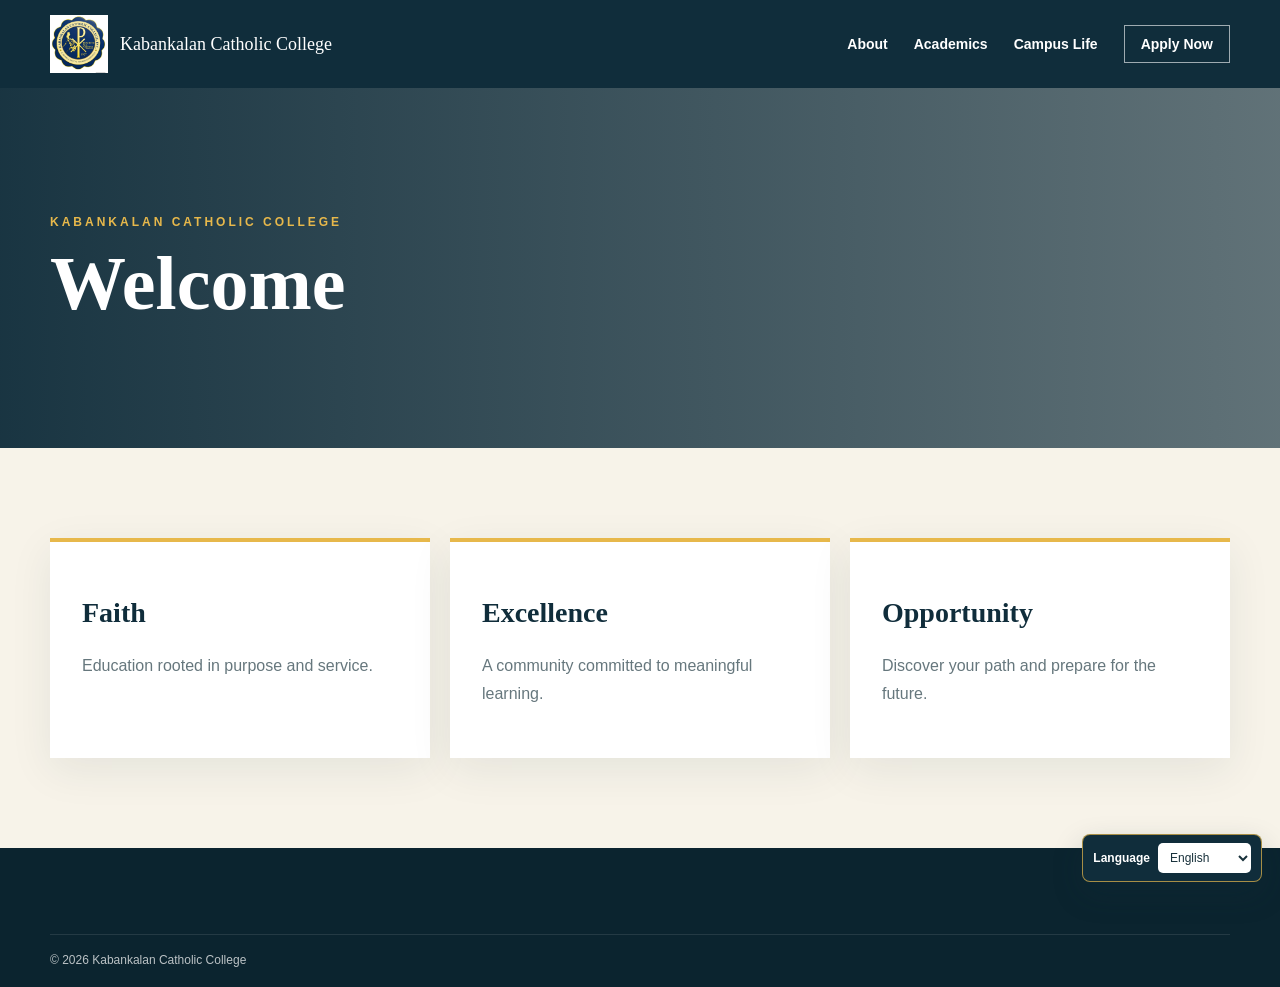
<file: starter-page.html>
<!DOCTYPE html>
<html lang="en">
<head><meta charset="UTF-8"><meta name="viewport" content="width=device-width,initial-scale=1"><title>Starter Page | Kabankalan Catholic College</title><link rel="stylesheet" href="assets/style.css"></head>
<body>
  <header><nav class="shell"><a class="brand" href="index.html"><span class="seal"><img src="assets/kcc-logo.png" alt="Kabankalan Catholic College logo"></span><span>Kabankalan Catholic College</span></a><button class="menu" aria-label="Open menu" aria-expanded="false">☰</button><div class="nav-links"><a href="about.html">About</a><a href="courses.html">Academics</a><a href="events.html">Campus Life</a><a class="apply" href="index.html#apply">Apply Now</a></div></nav></header>
  <main><section class="page-hero"><div class="shell"><div class="kicker">Kabankalan Catholic College</div><h1>Welcome</h1></div></section><section class="content"><div class="shell card-grid">
    <article class="card"><h2>Faith</h2><p>Education rooted in purpose and service.</p></article>
    <article class="card"><h2>Excellence</h2><p>A community committed to meaningful learning.</p></article>
    <article class="card"><h2>Opportunity</h2><p>Discover your path and prepare for the future.</p></article>
  </div></section></main>
  <footer><div class="shell"><div class="copyright">© 2026 Kabankalan Catholic College</div></div></footer>
  <script src="assets/script.js"></script>
</body>
</html>
</file>
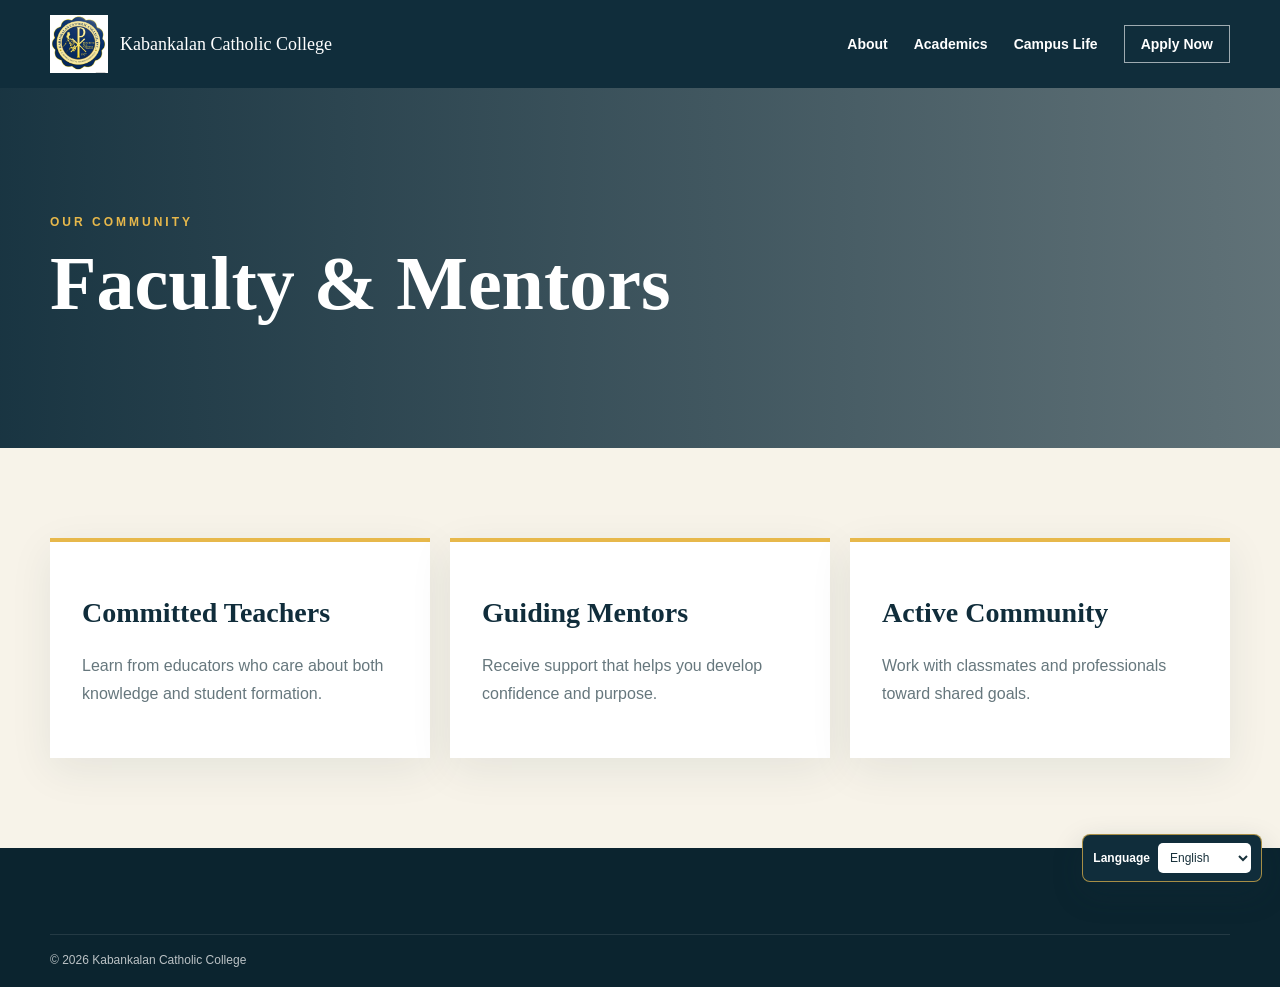
<file: trainers.html>
<!DOCTYPE html>
<html lang="en">
<head><meta charset="UTF-8"><meta name="viewport" content="width=device-width,initial-scale=1"><title>Faculty | Kabankalan Catholic College</title><link rel="stylesheet" href="assets/style.css"></head>
<body>
  <header><nav class="shell"><a class="brand" href="index.html"><span class="seal"><img src="assets/kcc-logo.png" alt="Kabankalan Catholic College logo"></span><span>Kabankalan Catholic College</span></a><button class="menu" aria-label="Open menu" aria-expanded="false">☰</button><div class="nav-links"><a href="about.html">About</a><a href="courses.html">Academics</a><a href="events.html">Campus Life</a><a class="apply" href="index.html#apply">Apply Now</a></div></nav></header>
  <main><section class="page-hero"><div class="shell"><div class="kicker">Our Community</div><h1>Faculty & Mentors</h1></div></section><section class="content"><div class="shell card-grid">
    <article class="card"><h2>Committed Teachers</h2><p>Learn from educators who care about both knowledge and student formation.</p></article>
    <article class="card"><h2>Guiding Mentors</h2><p>Receive support that helps you develop confidence and purpose.</p></article>
    <article class="card"><h2>Active Community</h2><p>Work with classmates and professionals toward shared goals.</p></article>
  </div></section></main>
  <footer><div class="shell"><div class="copyright">© 2026 Kabankalan Catholic College</div></div></footer>
  <script src="assets/script.js"></script>
</body>
</html>
</file>
<file: assets/style.css>
:root { --navy:#102d3b; --gold:#e7b84b; --cream:#f7f3e9; --ink:#18313b; --muted:#66777d; }
* { box-sizing:border-box; }
html { scroll-behavior:smooth; }
body { margin:0; font-family:"DM Sans",Arial,sans-serif; color:var(--ink); background:var(--cream); }
a { color:inherit; text-decoration:none; }
.shell { width:min(1180px,calc(100% - 48px)); margin:auto; }
.topbar { height:34px; background:var(--navy); color:#fff; font-size:12px; }
.topbar .shell { height:100%; display:flex; align-items:center; justify-content:space-between; }
header { background:var(--navy); color:#fff; }
nav { height:88px; display:flex; align-items:center; justify-content:space-between; }
.brand { display:flex; align-items:center; gap:12px; font-family:"Playfair Display",serif; font-size:18px; }
.seal { width:58px; height:58px; display:grid; place-items:center; flex:0 0 auto; }
.seal img { width:58px; height:58px; object-fit:contain; }
.nav-links { display:flex; align-items:center; gap:26px; font-size:14px; font-weight:700; }
.apply { border:1px solid rgba(255,255,255,.6); padding:10px 16px; }
.menu { display:none; border:0; background:none; color:white; font-size:26px; }
.page-hero { min-height:360px; display:flex; align-items:center; background:linear-gradient(90deg,rgba(16,45,59,.96),rgba(16,45,59,.65)),url("https://images.unsplash.com/photo-1562774053-701939374585?auto=format&fit=crop&w=1800&q=80") center/cover; color:white; }
.kicker { color:var(--gold); text-transform:uppercase; letter-spacing:3px; font-size:12px; font-weight:800; }
h1,h2 { font-family:"Playfair Display",serif; }
h1 { font-size:clamp(48px,7vw,76px); margin:16px 0 0; line-height:1; }
.content { padding:90px 0; }
.card-grid { display:grid; grid-template-columns:repeat(3,1fr); gap:20px; }
.card { background:white; padding:32px; min-height:220px; border-top:4px solid var(--gold); box-shadow:0 12px 40px rgba(24,49,59,.08); }
.card h2 { color:var(--navy); font-size:28px; }
.card p { color:var(--muted); line-height:1.7; }
.cta { background:var(--gold); color:var(--navy); padding:56px 0; }
.cta .shell { display:flex; align-items:center; justify-content:space-between; }
.cta h2 { font-size:38px; margin:0; }
.button { background:var(--navy); color:white; padding:15px 22px; font-weight:800; }
footer { background:#0b242f; color:rgba(255,255,255,.72); padding:50px 0 20px; }
.footer-grid { display:grid; grid-template-columns:2fr repeat(3,1fr); gap:40px; }
.footer-grid h3,.footer-grid h4 { color:white; }
.copyright { border-top:1px solid rgba(255,255,255,.1); margin-top:36px; padding-top:18px; font-size:12px; }
@media(max-width:800px) {
  .topbar { display:none; }
  .nav-links { display:none; position:absolute; z-index:10; top:88px; left:24px; right:24px; background:var(--navy); padding:24px; flex-direction:column; align-items:flex-start; }
  .nav-links.open { display:flex; }
  .menu { display:block; }
  .card-grid { grid-template-columns:1fr; }
  .cta .shell { align-items:flex-start; flex-direction:column; gap:20px; }
  .footer-grid { grid-template-columns:1fr 1fr; }
}
</file>
